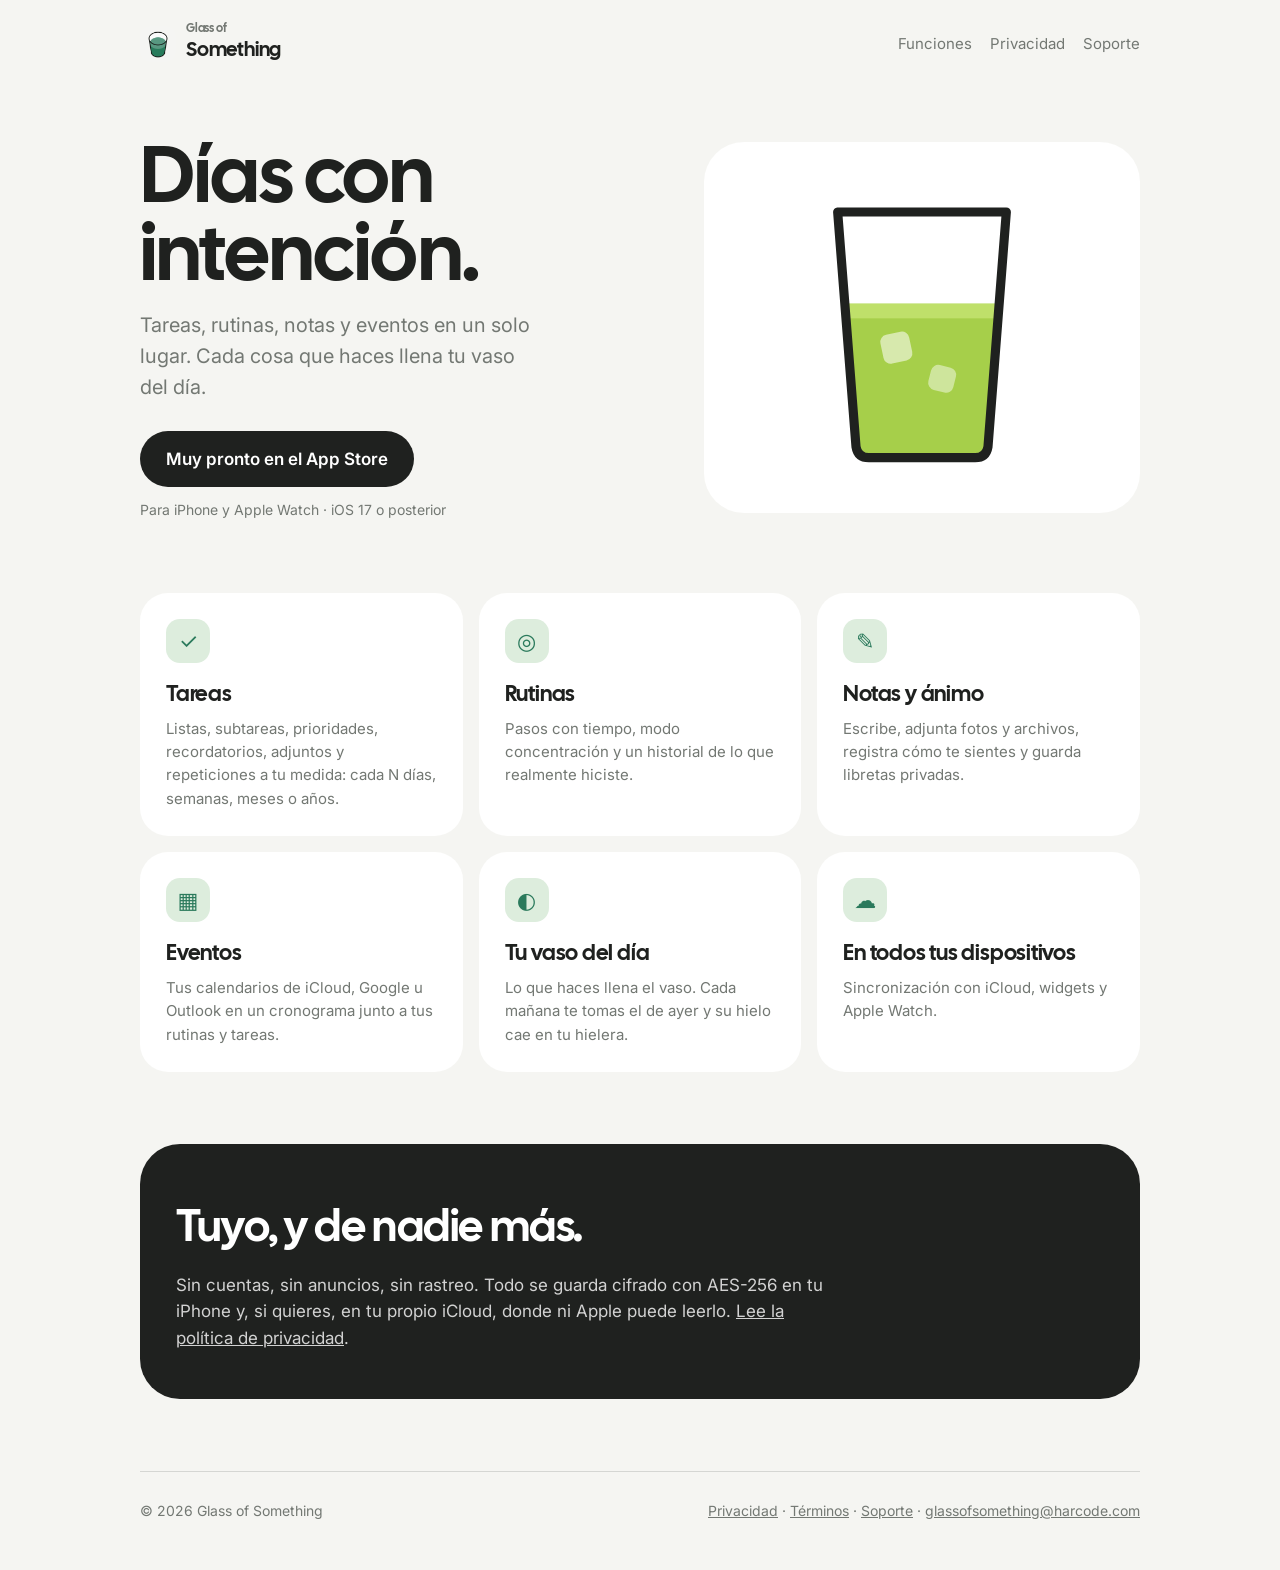
<file: index.html>
<!doctype html>
<html lang="es">
<head>
  <meta charset="utf-8">
  <meta name="viewport" content="width=device-width, initial-scale=1">
  <title>Glass of Something — un día a la vez</title>
  <meta name="description" content="Tareas, rutinas, notas y eventos en una sola app para iPhone. Tu día se llena como un vaso. Privada y cifrada, sin cuentas ni anuncios.">
  <link rel="canonical" href="https://glassofsomething.harcode.com/">
  <link rel="icon" href="/assets/icon.png">
  <link rel="apple-touch-icon" href="/assets/icon.png">
  <meta property="og:title" content="Glass of Something">
  <meta property="og:description" content="Tu día, un vaso a la vez. Tareas, rutinas, notas y eventos para iPhone.">
  <meta property="og:image" content="https://glassofsomething.harcode.com/assets/icon.png">
  <link rel="preconnect" href="https://fonts.googleapis.com">
  <link rel="preconnect" href="https://fonts.gstatic.com" crossorigin>
  <link href="https://fonts.googleapis.com/css2?family=Cal+Sans&family=Inter:wght@400;600&display=swap" rel="stylesheet">
  <link rel="stylesheet" href="/style.css">
</head>
<body>
  <div class="wrap">
    <header class="nav">
      <a class="brand" href="/"><img src="/assets/icon.png" alt=""><span><small>Glass of</small>Something</span></a>
      <nav class="links">
        <a href="/#funciones">Funciones</a>
        <a href="/privacy/">Privacidad</a>
        <a href="/support/">Soporte</a>
      </nav>
    </header>

    <section class="hero">
      <div>
        <h1>Días con intención.</h1>
        <p class="lead">Tareas, rutinas, notas y eventos en un solo lugar. Cada cosa que haces llena tu vaso del día.</p>
        <a class="cta" href="#" aria-disabled="true"> Muy pronto en el App Store</a>
        <span class="cta-note">Para iPhone y Apple Watch · iOS 17 o posterior</span>
      </div>
      <div class="glass-card" aria-hidden="true">
        <svg viewBox="0 0 120 150" xmlns="http://www.w3.org/2000/svg">
          <defs><clipPath id="cup"><path d="M14 12 H106 L96 140 Q95 146 89 146 H31 Q25 146 24 140 Z"/></clipPath></defs>
          <g clip-path="url(#cup)">
            <rect x="0" y="62" width="120" height="100" fill="#A6CF4A"/>
            <rect x="0" y="62" width="120" height="8" fill="#BFE06A"/>
            <rect x="38" y="78" width="16" height="16" rx="4" fill="#fff" opacity=".55" transform="rotate(-12 46 86)"/>
            <rect x="64" y="96" width="14" height="14" rx="4" fill="#fff" opacity=".45" transform="rotate(14 71 103)"/>
          </g>
          <path d="M14 12 H106 L96 140 Q95 146 89 146 H31 Q25 146 24 140 Z" fill="none" stroke="currentColor" stroke-width="5" stroke-linejoin="round"/>
        </svg>
      </div>
    </section>

    <section id="funciones" class="features">
      <div class="feature"><div class="icon">✓</div><h3>Tareas</h3><p>Listas, subtareas, prioridades, recordatorios, adjuntos y repeticiones a tu medida: cada N días, semanas, meses o años.</p></div>
      <div class="feature"><div class="icon">◎</div><h3>Rutinas</h3><p>Pasos con tiempo, modo concentración y un historial de lo que realmente hiciste.</p></div>
      <div class="feature"><div class="icon">✎</div><h3>Notas y ánimo</h3><p>Escribe, adjunta fotos y archivos, registra cómo te sientes y guarda libretas privadas.</p></div>
      <div class="feature"><div class="icon">▦</div><h3>Eventos</h3><p>Tus calendarios de iCloud, Google u Outlook en un cronograma junto a tus rutinas y tareas.</p></div>
      <div class="feature"><div class="icon">◐</div><h3>Tu vaso del día</h3><p>Lo que haces llena el vaso. Cada mañana te tomas el de ayer y su hielo cae en tu hielera.</p></div>
      <div class="feature"><div class="icon">☁</div><h3>En todos tus dispositivos</h3><p>Sincronización con iCloud, widgets y Apple Watch.</p></div>
    </section>

    <section class="privacy-band">
      <h2>Tuyo, y de nadie más.</h2>
      <p>Sin cuentas, sin anuncios, sin rastreo. Todo se guarda cifrado con AES-256 en tu iPhone y, si quieres, en tu propio iCloud, donde ni Apple puede leerlo. <a href="/privacy/" style="color:inherit">Lee la política de privacidad</a>.</p>
    </section>

    <footer>
      <div class="row">
        <span>© 2026 Glass of Something</span>
        <span><a href="/privacy/">Privacidad</a> · <a href="/terms/">Términos</a> · <a href="/support/">Soporte</a> · <a href="mailto:glassofsomething@harcode.com">glassofsomething@harcode.com</a></span>
      </div>
    </footer>
  </div>
</body>
</html>
</file>
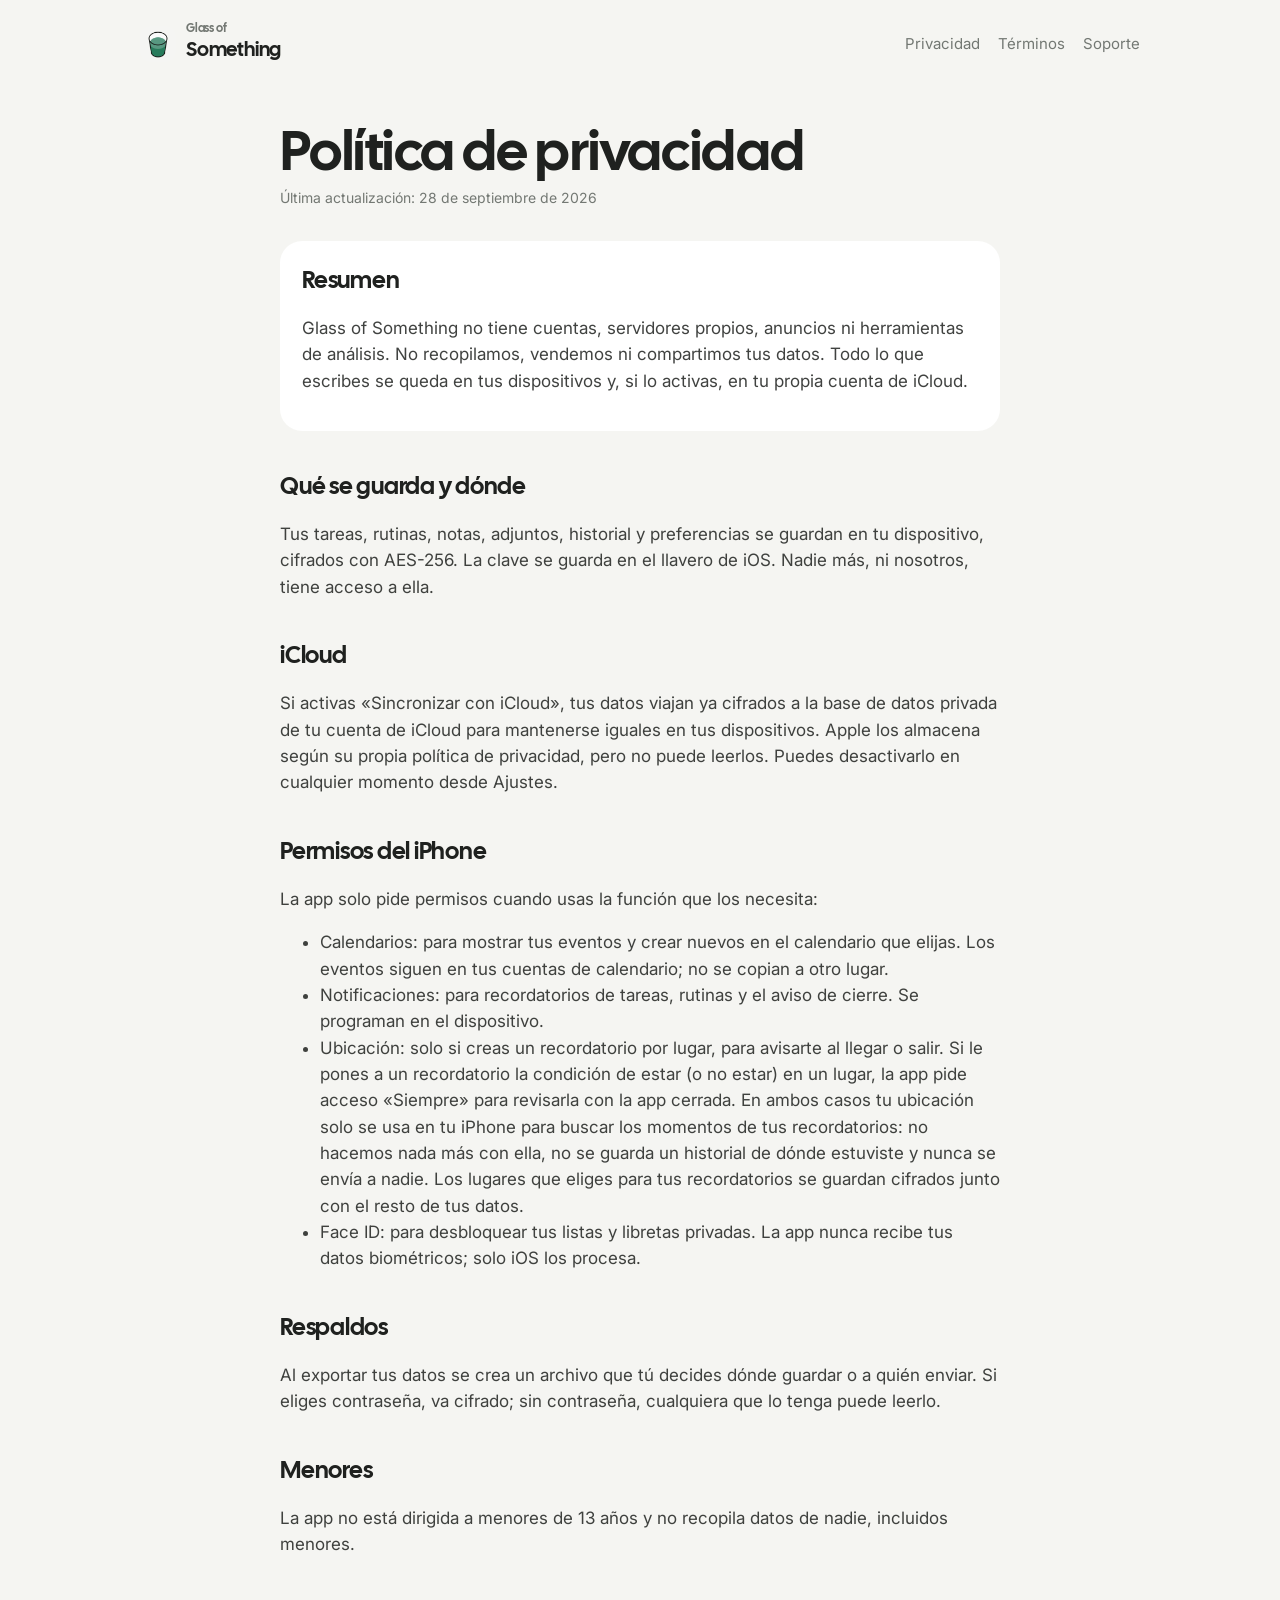
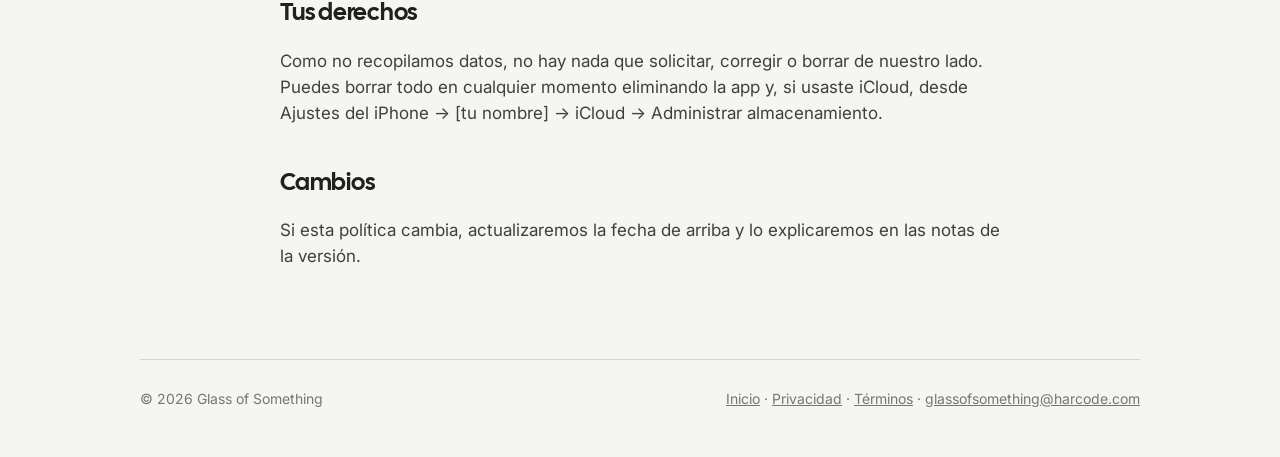
<file: privacy/index.html>
<!doctype html>
<html lang="es">
<head>
  <meta charset="utf-8">
  <meta name="viewport" content="width=device-width, initial-scale=1">
  <title>Política de privacidad — Glass of Something</title>
  <link rel="canonical" href="https://glassofsomething.harcode.com/privacy/">
  <link rel="icon" href="/assets/icon.png">
  <link rel="preconnect" href="https://fonts.googleapis.com">
  <link rel="preconnect" href="https://fonts.gstatic.com" crossorigin>
  <link href="https://fonts.googleapis.com/css2?family=Cal+Sans&family=Inter:wght@400;600&display=swap" rel="stylesheet">
  <link rel="stylesheet" href="/style.css">
</head>
<body>
  <!-- Generated by scripts/build-legal-pages.py from LegalViews.swift. Edit the Swift file, then rerun. -->
  <div class="wrap">
    <header class="nav">
      <a class="brand" href="/"><img src="/assets/icon.png" alt=""><span><small>Glass of</small>Something</span></a>
      <nav class="links"><a href="/privacy/">Privacidad</a><a href="/terms/">Términos</a><a href="/support/">Soporte</a></nav>
    </header>
    <article class="doc">
      <h1>Política de privacidad</h1>
      <p class="updated">Última actualización: 28 de septiembre de 2026</p>
<div class="summary"><h2 style="margin-top:0">Resumen</h2><p>Glass of Something no tiene cuentas, servidores propios, anuncios ni herramientas de análisis. No recopilamos, vendemos ni compartimos tus datos. Todo lo que escribes se queda en tus dispositivos y, si lo activas, en tu propia cuenta de iCloud.</p></div>
<h2>Qué se guarda y dónde</h2>
<p>Tus tareas, rutinas, notas, adjuntos, historial y preferencias se guardan en tu dispositivo, cifrados con AES-256. La clave se guarda en el llavero de iOS. Nadie más, ni nosotros, tiene acceso a ella.</p>
<h2>iCloud</h2>
<p>Si activas «Sincronizar con iCloud», tus datos viajan ya cifrados a la base de datos privada de tu cuenta de iCloud para mantenerse iguales en tus dispositivos. Apple los almacena según su propia política de privacidad, pero no puede leerlos. Puedes desactivarlo en cualquier momento desde Ajustes.</p>
<h2>Permisos del iPhone</h2>
<p>La app solo pide permisos cuando usas la función que los necesita:</p>
<ul><li>Calendarios: para mostrar tus eventos y crear nuevos en el calendario que elijas. Los eventos siguen en tus cuentas de calendario; no se copian a otro lugar.</li><li>Notificaciones: para recordatorios de tareas, rutinas y el aviso de cierre. Se programan en el dispositivo.</li><li>Ubicación: solo si creas un recordatorio por lugar, para avisarte al llegar o salir. Si le pones a un recordatorio la condición de estar (o no estar) en un lugar, la app pide acceso «Siempre» para revisarla con la app cerrada. En ambos casos tu ubicación solo se usa en tu iPhone para buscar los momentos de tus recordatorios: no hacemos nada más con ella, no se guarda un historial de dónde estuviste y nunca se envía a nadie. Los lugares que eliges para tus recordatorios se guardan cifrados junto con el resto de tus datos.</li><li>Face ID: para desbloquear tus listas y libretas privadas. La app nunca recibe tus datos biométricos; solo iOS los procesa.</li></ul>
<h2>Respaldos</h2>
<p>Al exportar tus datos se crea un archivo que tú decides dónde guardar o a quién enviar. Si eliges contraseña, va cifrado; sin contraseña, cualquiera que lo tenga puede leerlo.</p>
<h2>Menores</h2>
<p>La app no está dirigida a menores de 13 años y no recopila datos de nadie, incluidos menores.</p>
<h2>Tus derechos</h2>
<p>Como no recopilamos datos, no hay nada que solicitar, corregir o borrar de nuestro lado. Puedes borrar todo en cualquier momento eliminando la app y, si usaste iCloud, desde Ajustes del iPhone → [tu nombre] → iCloud → Administrar almacenamiento.</p>
<h2>Cambios</h2>
<p>Si esta política cambia, actualizaremos la fecha de arriba y lo explicaremos en las notas de la versión.</p>
    </article>
    <footer>
      <div class="row">
        <span>© 2026 Glass of Something</span>
        <span><a href="/">Inicio</a> · <a href="/privacy/">Privacidad</a> · <a href="/terms/">Términos</a> · <a href="mailto:glassofsomething@harcode.com">glassofsomething@harcode.com</a></span>
      </div>
    </footer>
  </div>
</body>
</html>
</file>
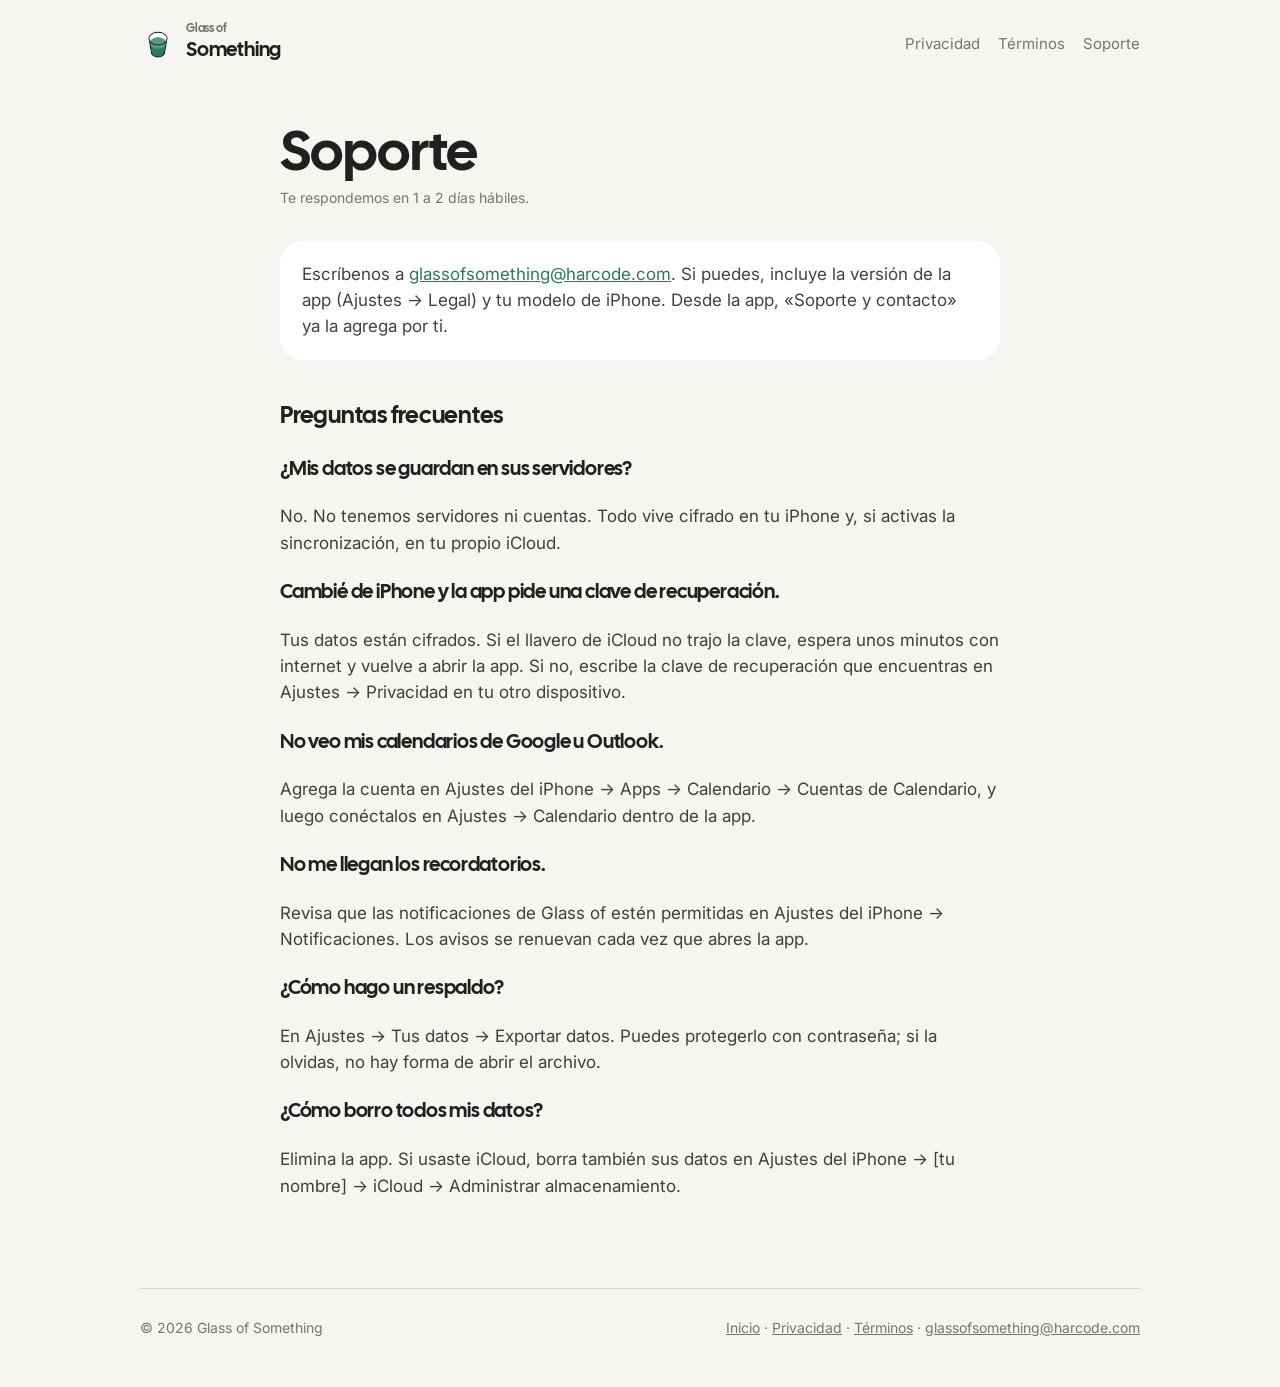
<file: support/index.html>
<!doctype html>
<html lang="es">
<head>
  <meta charset="utf-8">
  <meta name="viewport" content="width=device-width, initial-scale=1">
  <title>Soporte — Glass of Something</title>
  <link rel="canonical" href="https://glassofsomething.harcode.com/support/">
  <link rel="icon" href="/assets/icon.png">
  <link rel="preconnect" href="https://fonts.googleapis.com">
  <link rel="preconnect" href="https://fonts.gstatic.com" crossorigin>
  <link href="https://fonts.googleapis.com/css2?family=Cal+Sans&family=Inter:wght@400;600&display=swap" rel="stylesheet">
  <link rel="stylesheet" href="/style.css">
</head>
<body>
  <div class="wrap">
    <header class="nav">
      <a class="brand" href="/"><img src="/assets/icon.png" alt=""><span><small>Glass of</small>Something</span></a>
      <nav class="links"><a href="/privacy/">Privacidad</a><a href="/terms/">Términos</a><a href="/support/">Soporte</a></nav>
    </header>
    <article class="doc">
      <h1>Soporte</h1>
      <p class="updated">Te respondemos en 1 a 2 días hábiles.</p>
      <div class="summary">
        <p style="margin:0">Escríbenos a <a href="mailto:glassofsomething@harcode.com">glassofsomething@harcode.com</a>. Si puedes, incluye la versión de la app (Ajustes → Legal) y tu modelo de iPhone. Desde la app, «Soporte y contacto» ya la agrega por ti.</p>
      </div>

      <h2>Preguntas frecuentes</h2>
      <h3>¿Mis datos se guardan en sus servidores?</h3>
      <p>No. No tenemos servidores ni cuentas. Todo vive cifrado en tu iPhone y, si activas la sincronización, en tu propio iCloud.</p>
      <h3>Cambié de iPhone y la app pide una clave de recuperación.</h3>
      <p>Tus datos están cifrados. Si el llavero de iCloud no trajo la clave, espera unos minutos con internet y vuelve a abrir la app. Si no, escribe la clave de recuperación que encuentras en Ajustes → Privacidad en tu otro dispositivo.</p>
      <h3>No veo mis calendarios de Google u Outlook.</h3>
      <p>Agrega la cuenta en Ajustes del iPhone → Apps → Calendario → Cuentas de Calendario, y luego conéctalos en Ajustes → Calendario dentro de la app.</p>
      <h3>No me llegan los recordatorios.</h3>
      <p>Revisa que las notificaciones de Glass of estén permitidas en Ajustes del iPhone → Notificaciones. Los avisos se renuevan cada vez que abres la app.</p>
      <h3>¿Cómo hago un respaldo?</h3>
      <p>En Ajustes → Tus datos → Exportar datos. Puedes protegerlo con contraseña; si la olvidas, no hay forma de abrir el archivo.</p>
      <h3>¿Cómo borro todos mis datos?</h3>
      <p>Elimina la app. Si usaste iCloud, borra también sus datos en Ajustes del iPhone → [tu nombre] → iCloud → Administrar almacenamiento.</p>
    </article>
    <footer>
      <div class="row">
        <span>© 2026 Glass of Something</span>
        <span><a href="/">Inicio</a> · <a href="/privacy/">Privacidad</a> · <a href="/terms/">Términos</a> · <a href="mailto:glassofsomething@harcode.com">glassofsomething@harcode.com</a></span>
      </div>
    </footer>
  </div>
</body>
</html>
</file>
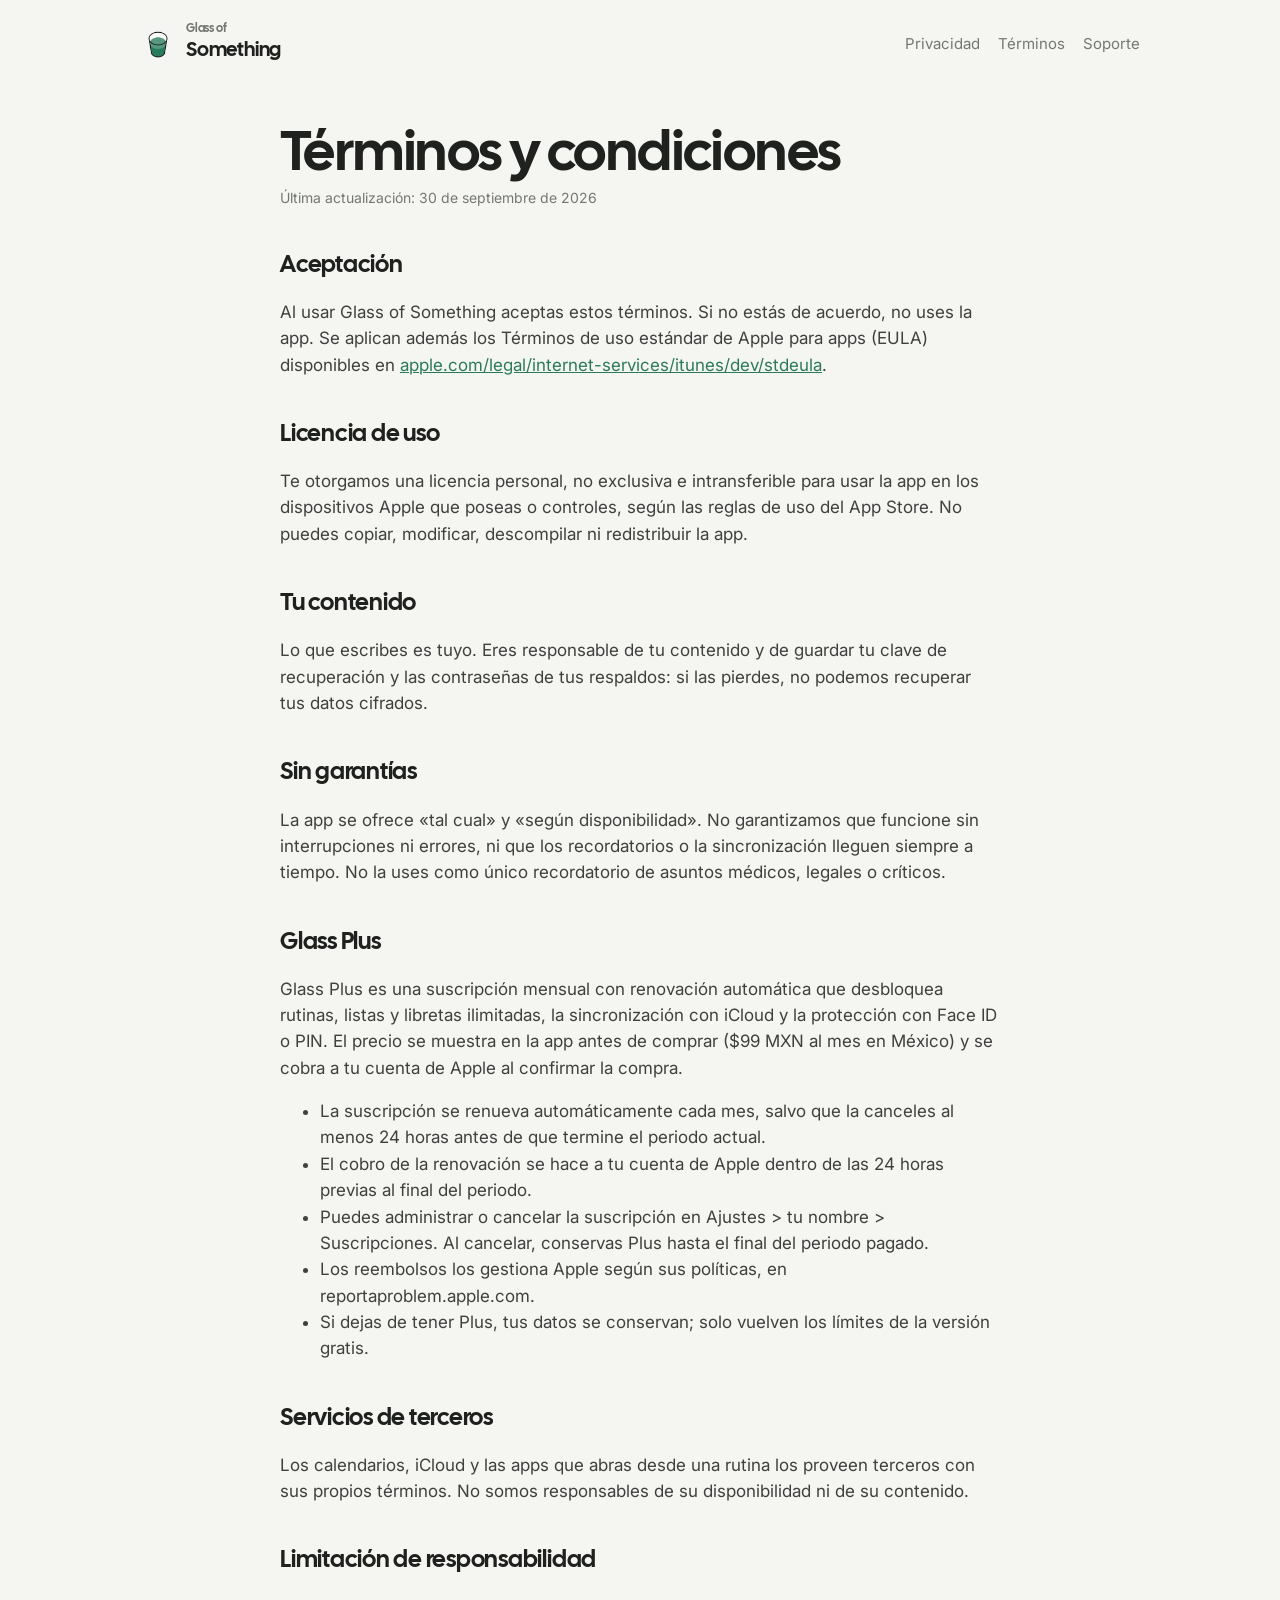
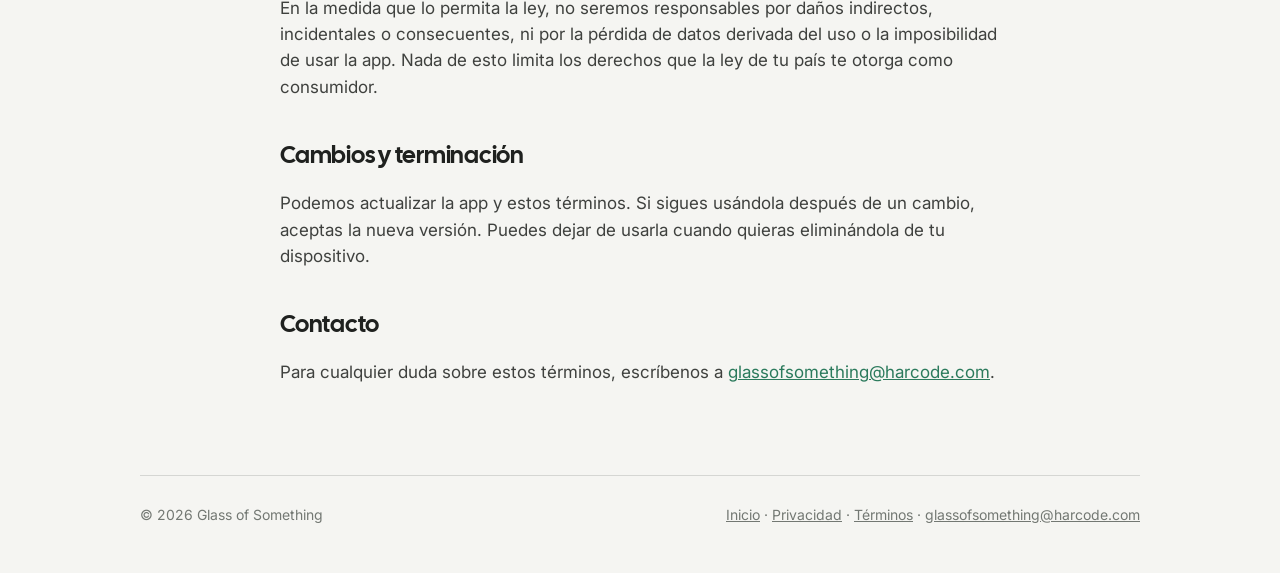
<file: terms/index.html>
<!doctype html>
<html lang="es">
<head>
  <meta charset="utf-8">
  <meta name="viewport" content="width=device-width, initial-scale=1">
  <title>Términos y condiciones — Glass of Something</title>
  <link rel="canonical" href="https://glassofsomething.harcode.com/terms/">
  <link rel="icon" href="/assets/icon.png">
  <link rel="preconnect" href="https://fonts.googleapis.com">
  <link rel="preconnect" href="https://fonts.gstatic.com" crossorigin>
  <link href="https://fonts.googleapis.com/css2?family=Cal+Sans&family=Inter:wght@400;600&display=swap" rel="stylesheet">
  <link rel="stylesheet" href="/style.css">
</head>
<body>
  <!-- Generated by scripts/build-legal-pages.py from LegalViews.swift. Edit the Swift file, then rerun. -->
  <div class="wrap">
    <header class="nav">
      <a class="brand" href="/"><img src="/assets/icon.png" alt=""><span><small>Glass of</small>Something</span></a>
      <nav class="links"><a href="/privacy/">Privacidad</a><a href="/terms/">Términos</a><a href="/support/">Soporte</a></nav>
    </header>
    <article class="doc">
      <h1>Términos y condiciones</h1>
      <p class="updated">Última actualización: 30 de septiembre de 2026</p>
<h2>Aceptación</h2>
<p>Al usar Glass of Something aceptas estos términos. Si no estás de acuerdo, no uses la app. Se aplican además los Términos de uso estándar de Apple para apps (EULA) disponibles en <a href="https://www.apple.com/legal/internet-services/itunes/dev/stdeula">apple.com/legal/internet-services/itunes/dev/stdeula</a>.</p>
<h2>Licencia de uso</h2>
<p>Te otorgamos una licencia personal, no exclusiva e intransferible para usar la app en los dispositivos Apple que poseas o controles, según las reglas de uso del App Store. No puedes copiar, modificar, descompilar ni redistribuir la app.</p>
<h2>Tu contenido</h2>
<p>Lo que escribes es tuyo. Eres responsable de tu contenido y de guardar tu clave de recuperación y las contraseñas de tus respaldos: si las pierdes, no podemos recuperar tus datos cifrados.</p>
<h2>Sin garantías</h2>
<p>La app se ofrece «tal cual» y «según disponibilidad». No garantizamos que funcione sin interrupciones ni errores, ni que los recordatorios o la sincronización lleguen siempre a tiempo. No la uses como único recordatorio de asuntos médicos, legales o críticos.</p>
<h2>Glass Plus</h2>
<p>Glass Plus es una suscripción mensual con renovación automática que desbloquea rutinas, listas y libretas ilimitadas, la sincronización con iCloud y la protección con Face ID o PIN. El precio se muestra en la app antes de comprar ($99 MXN al mes en México) y se cobra a tu cuenta de Apple al confirmar la compra.</p>
<ul><li>La suscripción se renueva automáticamente cada mes, salvo que la canceles al menos 24 horas antes de que termine el periodo actual.</li><li>El cobro de la renovación se hace a tu cuenta de Apple dentro de las 24 horas previas al final del periodo.</li><li>Puedes administrar o cancelar la suscripción en Ajustes &gt; tu nombre &gt; Suscripciones. Al cancelar, conservas Plus hasta el final del periodo pagado.</li><li>Los reembolsos los gestiona Apple según sus políticas, en reportaproblem.apple.com.</li><li>Si dejas de tener Plus, tus datos se conservan; solo vuelven los límites de la versión gratis.</li></ul>
<h2>Servicios de terceros</h2>
<p>Los calendarios, iCloud y las apps que abras desde una rutina los proveen terceros con sus propios términos. No somos responsables de su disponibilidad ni de su contenido.</p>
<h2>Limitación de responsabilidad</h2>
<p>En la medida que lo permita la ley, no seremos responsables por daños indirectos, incidentales o consecuentes, ni por la pérdida de datos derivada del uso o la imposibilidad de usar la app. Nada de esto limita los derechos que la ley de tu país te otorga como consumidor.</p>
<h2>Cambios y terminación</h2>
<p>Podemos actualizar la app y estos términos. Si sigues usándola después de un cambio, aceptas la nueva versión. Puedes dejar de usarla cuando quieras eliminándola de tu dispositivo.</p>
<h2>Contacto</h2>
<p>Para cualquier duda sobre estos términos, escríbenos a <a href="mailto:glassofsomething@harcode.com">glassofsomething@harcode.com</a>.</p>
    </article>
    <footer>
      <div class="row">
        <span>© 2026 Glass of Something</span>
        <span><a href="/">Inicio</a> · <a href="/privacy/">Privacidad</a> · <a href="/terms/">Términos</a> · <a href="mailto:glassofsomething@harcode.com">glassofsomething@harcode.com</a></span>
      </div>
    </footer>
  </div>
</body>
</html>
</file>
<file: style.css>
:root {
  --bg: #F5F5F2; --surface: #FFFFFF; --ink: #1F211F; --on-ink: #FFFFFF;
  --muted: #737873; --green: #2B7A5C; --mint: #DDEDDD; --lime: #A6CF4A;
  --radius: 28px;
}
@media (prefers-color-scheme: dark) {
  :root { --bg: #151816; --surface: #242824; --ink: #F4F6F2; --on-ink: #182018;
          --muted: #AAB5AB; --green: #91D5A8; --mint: #294332; }
}
* { box-sizing: border-box; }
html { -webkit-text-size-adjust: 100%; }
body {
  margin: 0; background: var(--bg); color: var(--ink);
  font: 17px/1.55 "Inter", system-ui, -apple-system, sans-serif;
}
h1, h2, h3, .brand { font-family: "Cal Sans", "Inter", system-ui, sans-serif; font-weight: 400; letter-spacing: -0.01em; }
a { color: var(--green); }
.wrap { max-width: 1040px; margin: 0 auto; padding: 0 20px; }

header.nav { display: flex; align-items: center; justify-content: space-between; padding: 22px 0; }
.brand { display: flex; align-items: center; gap: 10px; text-decoration: none; color: var(--ink); font-size: 20px; }
.brand img { width: 36px; height: 36px; border-radius: 9px; }
.brand small { display: block; font-size: 12px; color: var(--muted); line-height: 1; }
nav.links { display: flex; gap: 18px; font-size: 15px; }
nav.links a { color: var(--muted); text-decoration: none; }
nav.links a:hover { color: var(--ink); }

.hero { display: grid; grid-template-columns: 1.2fr 1fr; gap: 40px; align-items: center; padding: 48px 0 72px; }
.hero h1 { font-size: clamp(44px, 8vw, 80px); line-height: 0.98; margin: 0 0 18px; }
.hero p.lead { font-size: 20px; color: var(--muted); margin: 0 0 28px; max-width: 30ch; }
.cta { display: inline-flex; align-items: center; gap: 10px; background: var(--ink); color: var(--on-ink);
       text-decoration: none; padding: 15px 26px; border-radius: 999px; font-weight: 600; }
.cta-note { display: block; margin-top: 12px; font-size: 14px; color: var(--muted); }
.glass-card { background: var(--surface); border-radius: 40px; padding: 48px 24px; display: grid; place-items: center; }
.glass-card svg { width: min(220px, 60%); height: auto; }

.features { display: grid; grid-template-columns: repeat(3, 1fr); gap: 16px; padding-bottom: 72px; }
.feature { background: var(--surface); border-radius: var(--radius); padding: 26px; }
.feature .icon { width: 44px; height: 44px; border-radius: 14px; background: var(--mint); color: var(--green);
                 display: grid; place-items: center; font-size: 22px; margin-bottom: 14px; }
.feature h3 { font-size: 22px; margin: 0 0 6px; }
.feature p { margin: 0; color: var(--muted); font-size: 15px; }

.privacy-band { background: var(--ink); color: var(--on-ink); border-radius: 40px; padding: 48px 36px; margin-bottom: 72px; }
.privacy-band h2 { font-size: clamp(30px, 5vw, 44px); margin: 0 0 12px; }
.privacy-band p { margin: 0; opacity: 0.8; max-width: 60ch; }

footer { border-top: 1px solid color-mix(in srgb, var(--muted) 25%, transparent); padding: 28px 0 48px; color: var(--muted); font-size: 14px; }
footer .row { display: flex; flex-wrap: wrap; gap: 12px 22px; justify-content: space-between; }
footer a { color: var(--muted); }

/* Legal pages */
.doc { max-width: 720px; margin: 0 auto; padding: 24px 0 72px; }
.doc h1 { font-size: clamp(36px, 7vw, 56px); line-height: 1; margin: 12px 0 8px; }
.doc .updated { color: var(--muted); font-size: 14px; margin: 0 0 32px; }
.doc h2 { font-size: 24px; margin: 36px 0 8px; }
.doc p, .doc li { color: color-mix(in srgb, var(--ink) 85%, transparent); }
.doc .summary { background: var(--surface); border-radius: 22px; padding: 20px 22px; }

@media (max-width: 760px) {
  .hero { grid-template-columns: 1fr; padding-top: 24px; }
  .features { grid-template-columns: 1fr; }
  nav.links { gap: 12px; font-size: 14px; }
  .privacy-band { padding: 36px 24px; }
}
</file>
